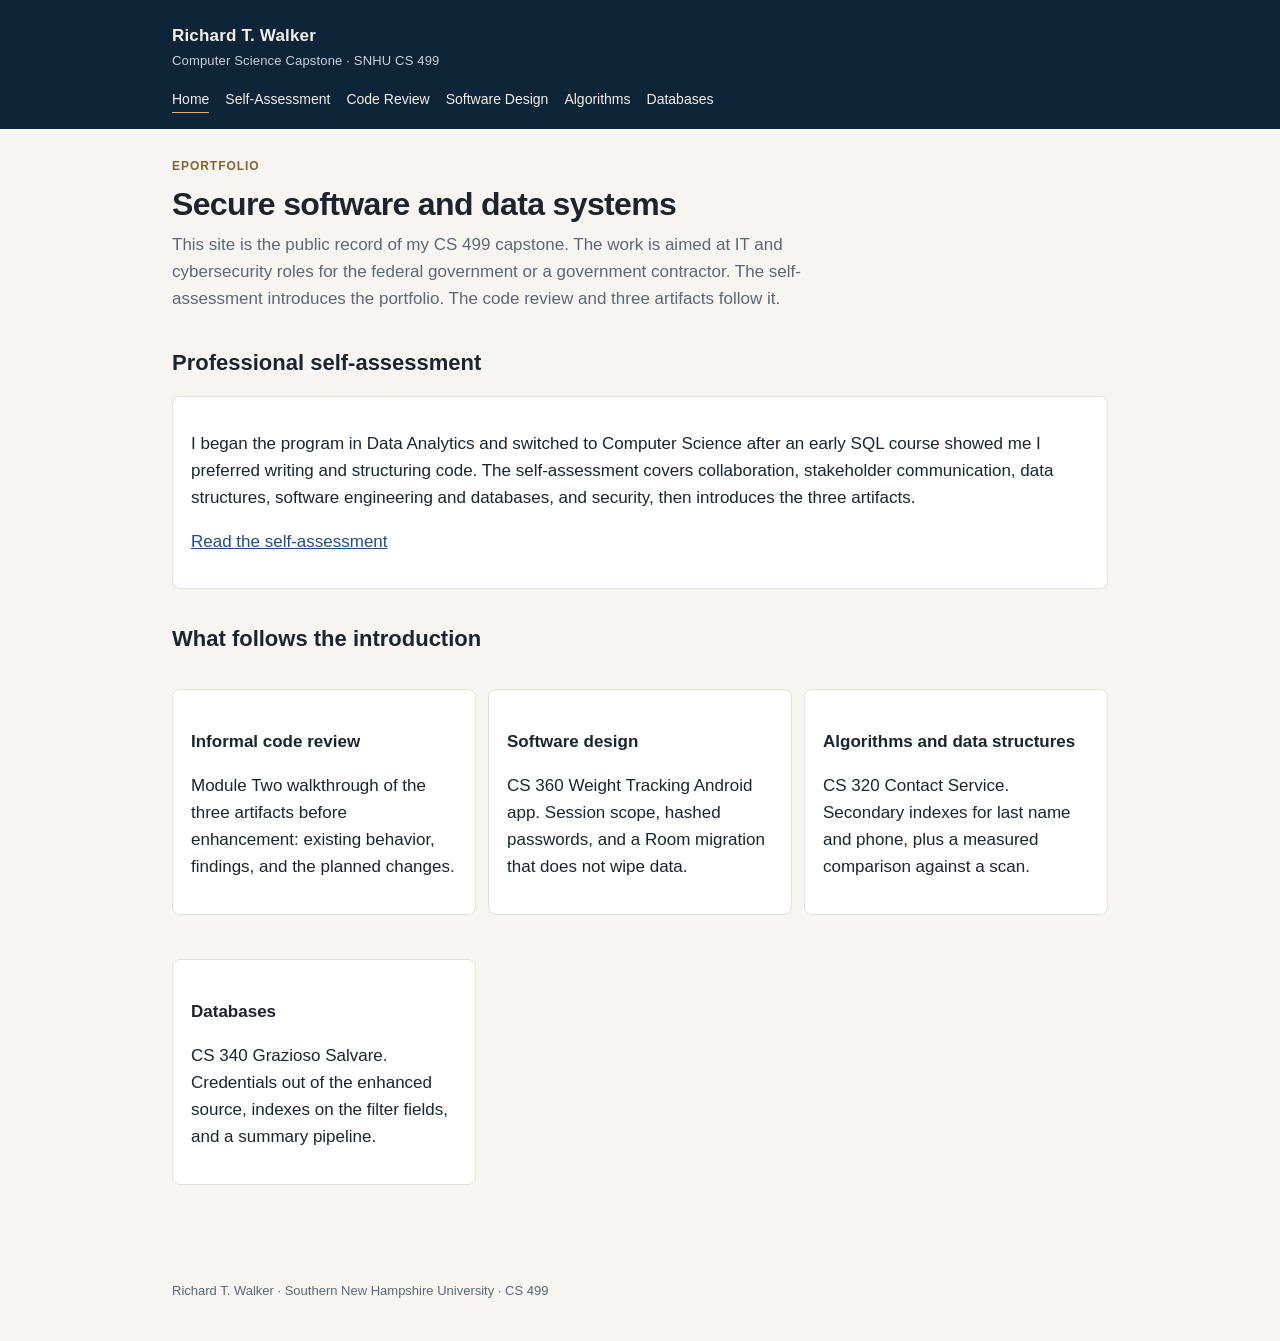
<file: index.html>
<!DOCTYPE html>
<html lang="en">
<head>
  <meta charset="utf-8">
  <meta name="viewport" content="width=device-width, initial-scale=1">
  <title>Richard T. Walker — CS 499 ePortfolio</title>
  <link rel="stylesheet" href="css/style.css">
</head>
<body>
  <a class="skip" href="#content">Skip to content</a>
  <header class="site">
    <div class="top">
      <div class="brand">Richard T. Walker<small>Computer Science Capstone · SNHU CS 499</small></div>
    </div>
    <nav>
      <a href="index.html" aria-current="page">Home</a>
      <a href="self-assessment.html">Self-Assessment</a>
      <a href="code-review.html">Code Review</a>
      <a href="software-design.html">Software Design</a>
      <a href="algorithms.html">Algorithms</a>
      <a href="databases.html">Databases</a>
    </nav>
  </header>
  <main id="content">
    <p class="kicker">ePortfolio</p>
    <h1>Secure software and data systems</h1>
    <p class="lede">This site is the public record of my CS 499 capstone. The work is aimed at IT and cybersecurity roles for the federal government or a government contractor. The self-assessment introduces the portfolio. The code review and three artifacts follow it.</p>

    <section>
      <h2>Professional self-assessment</h2>
      <div class="card">
        <p>I began the program in Data Analytics and switched to Computer Science after an early SQL course showed me I preferred writing and structuring code. The self-assessment covers collaboration, stakeholder communication, data structures, software engineering and databases, and security, then introduces the three artifacts.</p>
        <p><a href="self-assessment.html">Read the self-assessment</a></p>
      </div>
    </section>

    <section>
      <h2>What follows the introduction</h2>
      <div class="grid">
        <a class="card" href="code-review.html">
          <h3>Informal code review</h3>
          <p>Module Two walkthrough of the three artifacts before enhancement: existing behavior, findings, and the planned changes.</p>
        </a>
        <a class="card" href="software-design.html">
          <h3>Software design</h3>
          <p>CS 360 Weight Tracking Android app. Session scope, hashed passwords, and a Room migration that does not wipe data.</p>
        </a>
        <a class="card" href="algorithms.html">
          <h3>Algorithms and data structures</h3>
          <p>CS 320 Contact Service. Secondary indexes for last name and phone, plus a measured comparison against a scan.</p>
        </a>
        <a class="card" href="databases.html">
          <h3>Databases</h3>
          <p>CS 340 Grazioso Salvare. Credentials out of the enhanced source, indexes on the filter fields, and a summary pipeline.</p>
        </a>
      </div>
    </section>
  </main>
  <footer>Richard T. Walker · Southern New Hampshire University · CS 499</footer>
</body>
</html>
</file>
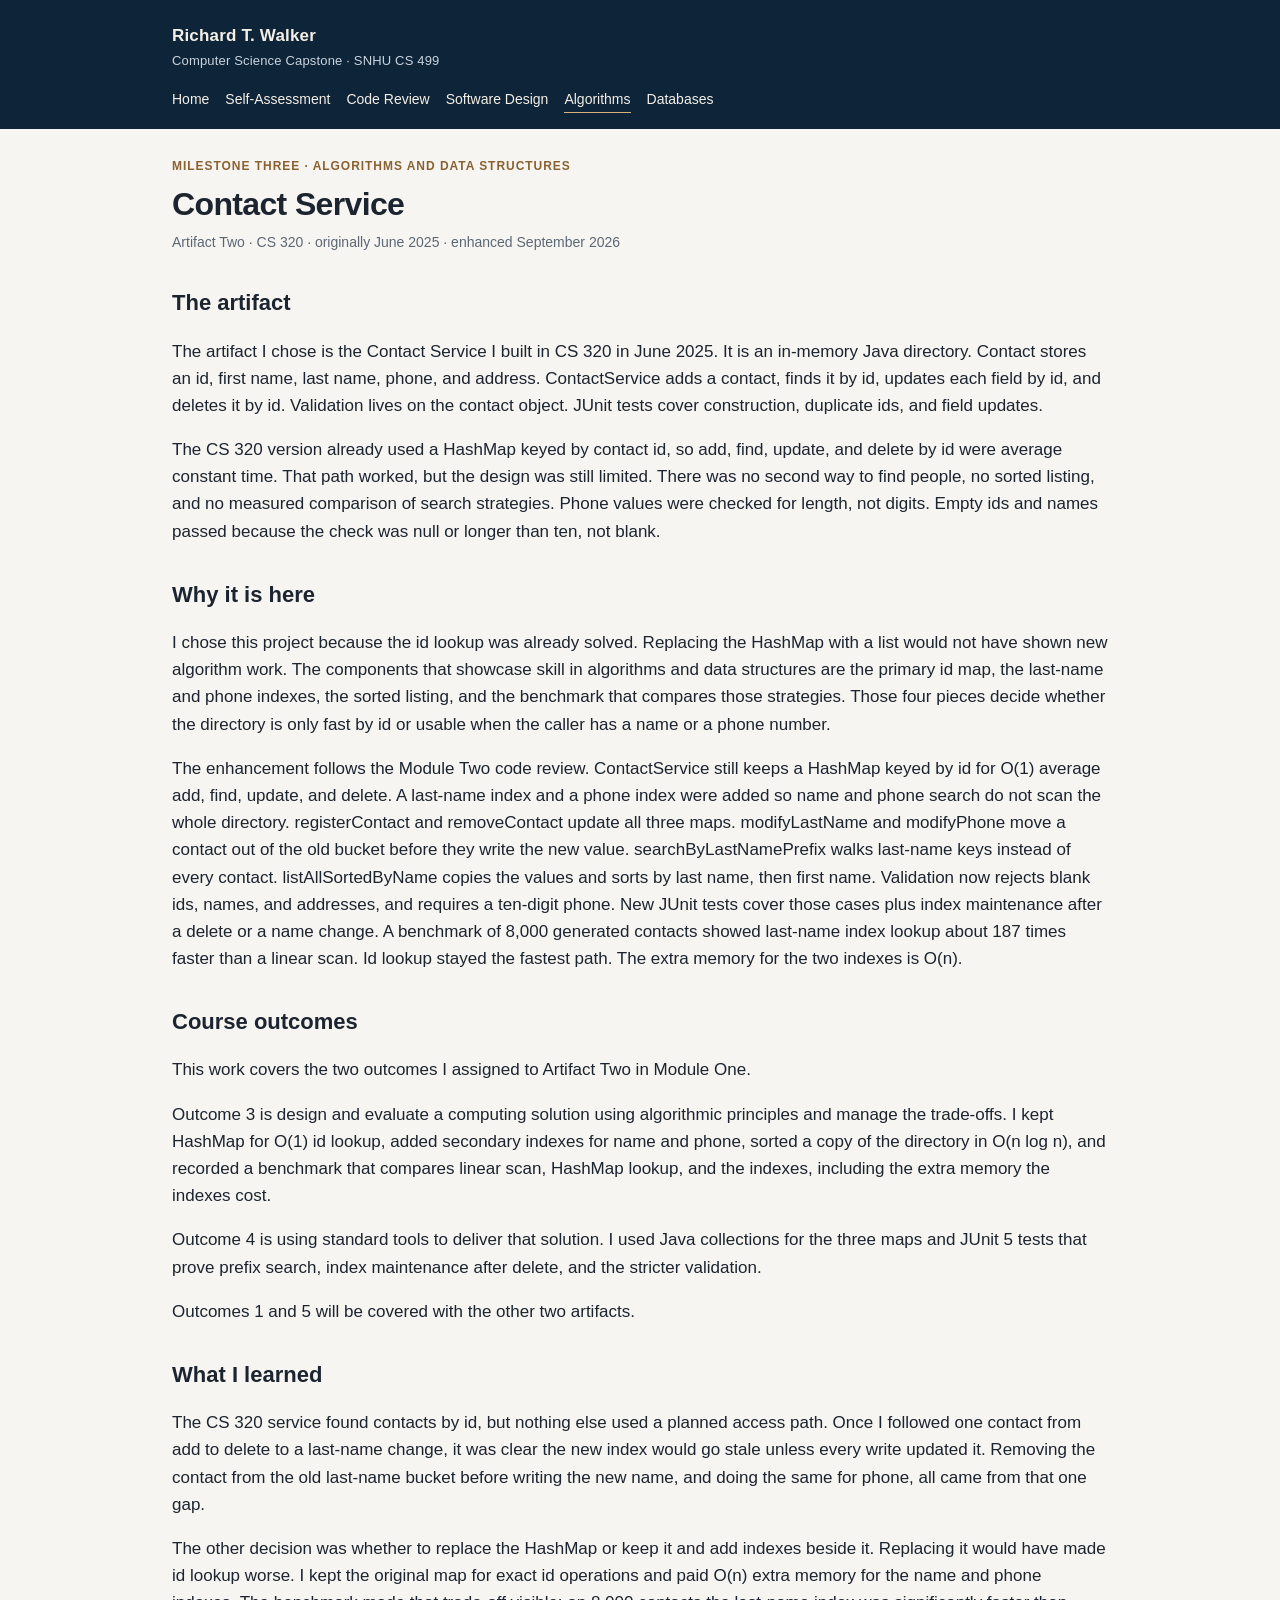
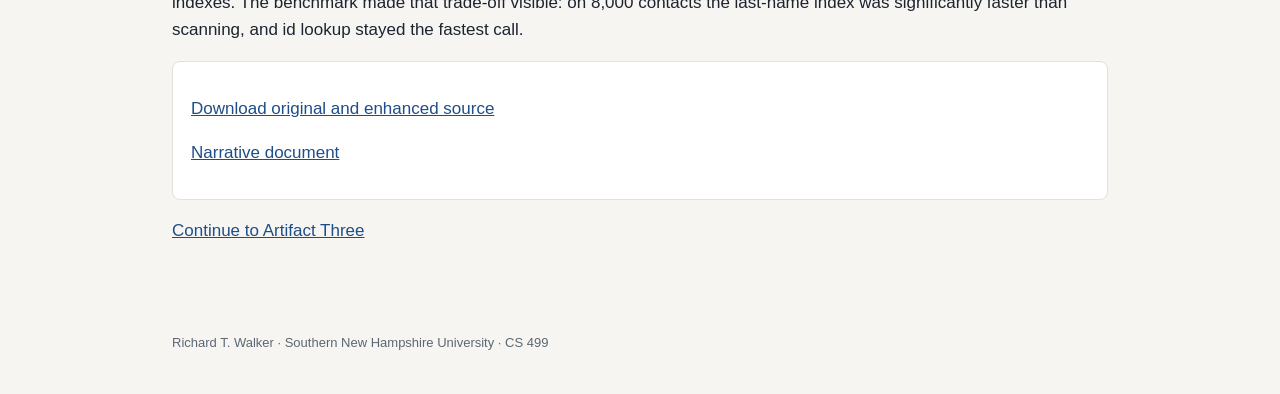
<file: algorithms.html>
<!DOCTYPE html>
<html lang="en">
<head>
  <meta charset="utf-8">
  <meta name="viewport" content="width=device-width, initial-scale=1">
  <title>Algorithms — Contact Service — Richard T. Walker</title>
  <link rel="stylesheet" href="css/style.css">
</head>
<body>
  <a class="skip" href="#content">Skip to content</a>
  <header class="site">
    <div class="top">
      <div class="brand">Richard T. Walker<small>Computer Science Capstone · SNHU CS 499</small></div>
    </div>
    <nav>
      <a href="index.html">Home</a>
      <a href="self-assessment.html">Self-Assessment</a>
      <a href="code-review.html">Code Review</a>
      <a href="software-design.html">Software Design</a>
      <a href="algorithms.html" aria-current="page">Algorithms</a>
      <a href="databases.html">Databases</a>
    </nav>
  </header>
  <main id="content">
    <p class="kicker">Milestone Three · Algorithms and data structures</p>
    <h1>Contact Service</h1>
    <p class="meta">Artifact Two · CS 320 · originally June 2025 · enhanced September 2026</p>

    <h2>The artifact</h2>
    <p>The artifact I chose is the Contact Service I built in CS 320 in June 2025. It is an in-memory Java directory. Contact stores an id, first name, last name, phone, and address. ContactService adds a contact, finds it by id, updates each field by id, and deletes it by id. Validation lives on the contact object. JUnit tests cover construction, duplicate ids, and field updates.</p>
    <p>The CS 320 version already used a HashMap keyed by contact id, so add, find, update, and delete by id were average constant time. That path worked, but the design was still limited. There was no second way to find people, no sorted listing, and no measured comparison of search strategies. Phone values were checked for length, not digits. Empty ids and names passed because the check was null or longer than ten, not blank.</p>

    <h2>Why it is here</h2>
    <p>I chose this project because the id lookup was already solved. Replacing the HashMap with a list would not have shown new algorithm work. The components that showcase skill in algorithms and data structures are the primary id map, the last-name and phone indexes, the sorted listing, and the benchmark that compares those strategies. Those four pieces decide whether the directory is only fast by id or usable when the caller has a name or a phone number.</p>
    <p>The enhancement follows the Module Two code review. ContactService still keeps a HashMap keyed by id for O(1) average add, find, update, and delete. A last-name index and a phone index were added so name and phone search do not scan the whole directory. registerContact and removeContact update all three maps. modifyLastName and modifyPhone move a contact out of the old bucket before they write the new value. searchByLastNamePrefix walks last-name keys instead of every contact. listAllSortedByName copies the values and sorts by last name, then first name. Validation now rejects blank ids, names, and addresses, and requires a ten-digit phone. New JUnit tests cover those cases plus index maintenance after a delete or a name change. A benchmark of 8,000 generated contacts showed last-name index lookup about 187 times faster than a linear scan. Id lookup stayed the fastest path. The extra memory for the two indexes is O(n).</p>

    <h2>Course outcomes</h2>
    <p>This work covers the two outcomes I assigned to Artifact Two in Module One.</p>
    <p>Outcome 3 is design and evaluate a computing solution using algorithmic principles and manage the trade-offs. I kept HashMap for O(1) id lookup, added secondary indexes for name and phone, sorted a copy of the directory in O(n log n), and recorded a benchmark that compares linear scan, HashMap lookup, and the indexes, including the extra memory the indexes cost.</p>
    <p>Outcome 4 is using standard tools to deliver that solution. I used Java collections for the three maps and JUnit 5 tests that prove prefix search, index maintenance after delete, and the stricter validation.</p>
    <p>Outcomes 1 and 5 will be covered with the other two artifacts.</p>

    <h2>What I learned</h2>
    <p>The CS 320 service found contacts by id, but nothing else used a planned access path. Once I followed one contact from add to delete to a last-name change, it was clear the new index would go stale unless every write updated it. Removing the contact from the old last-name bucket before writing the new name, and doing the same for phone, all came from that one gap.</p>
    <p>The other decision was whether to replace the HashMap or keep it and add indexes beside it. Replacing it would have made id lookup worse. I kept the original map for exact id operations and paid O(n) extra memory for the name and phone indexes. The benchmark made that trade-off visible: on 8,000 contacts the last-name index was significantly faster than scanning, and id lookup stayed the fastest call.</p>

    <div class="card">
      <p><a href="downloads/ContactService-original-and-enhanced.zip">Download original and enhanced source</a></p>
      <p><a href="downloads/Milestone-Three-Narrative.docx">Narrative document</a></p>
    </div>
    <p><a href="databases.html">Continue to Artifact Three</a></p>
  </main>
  <footer>Richard T. Walker · Southern New Hampshire University · CS 499</footer>
</body>
</html>
</file>
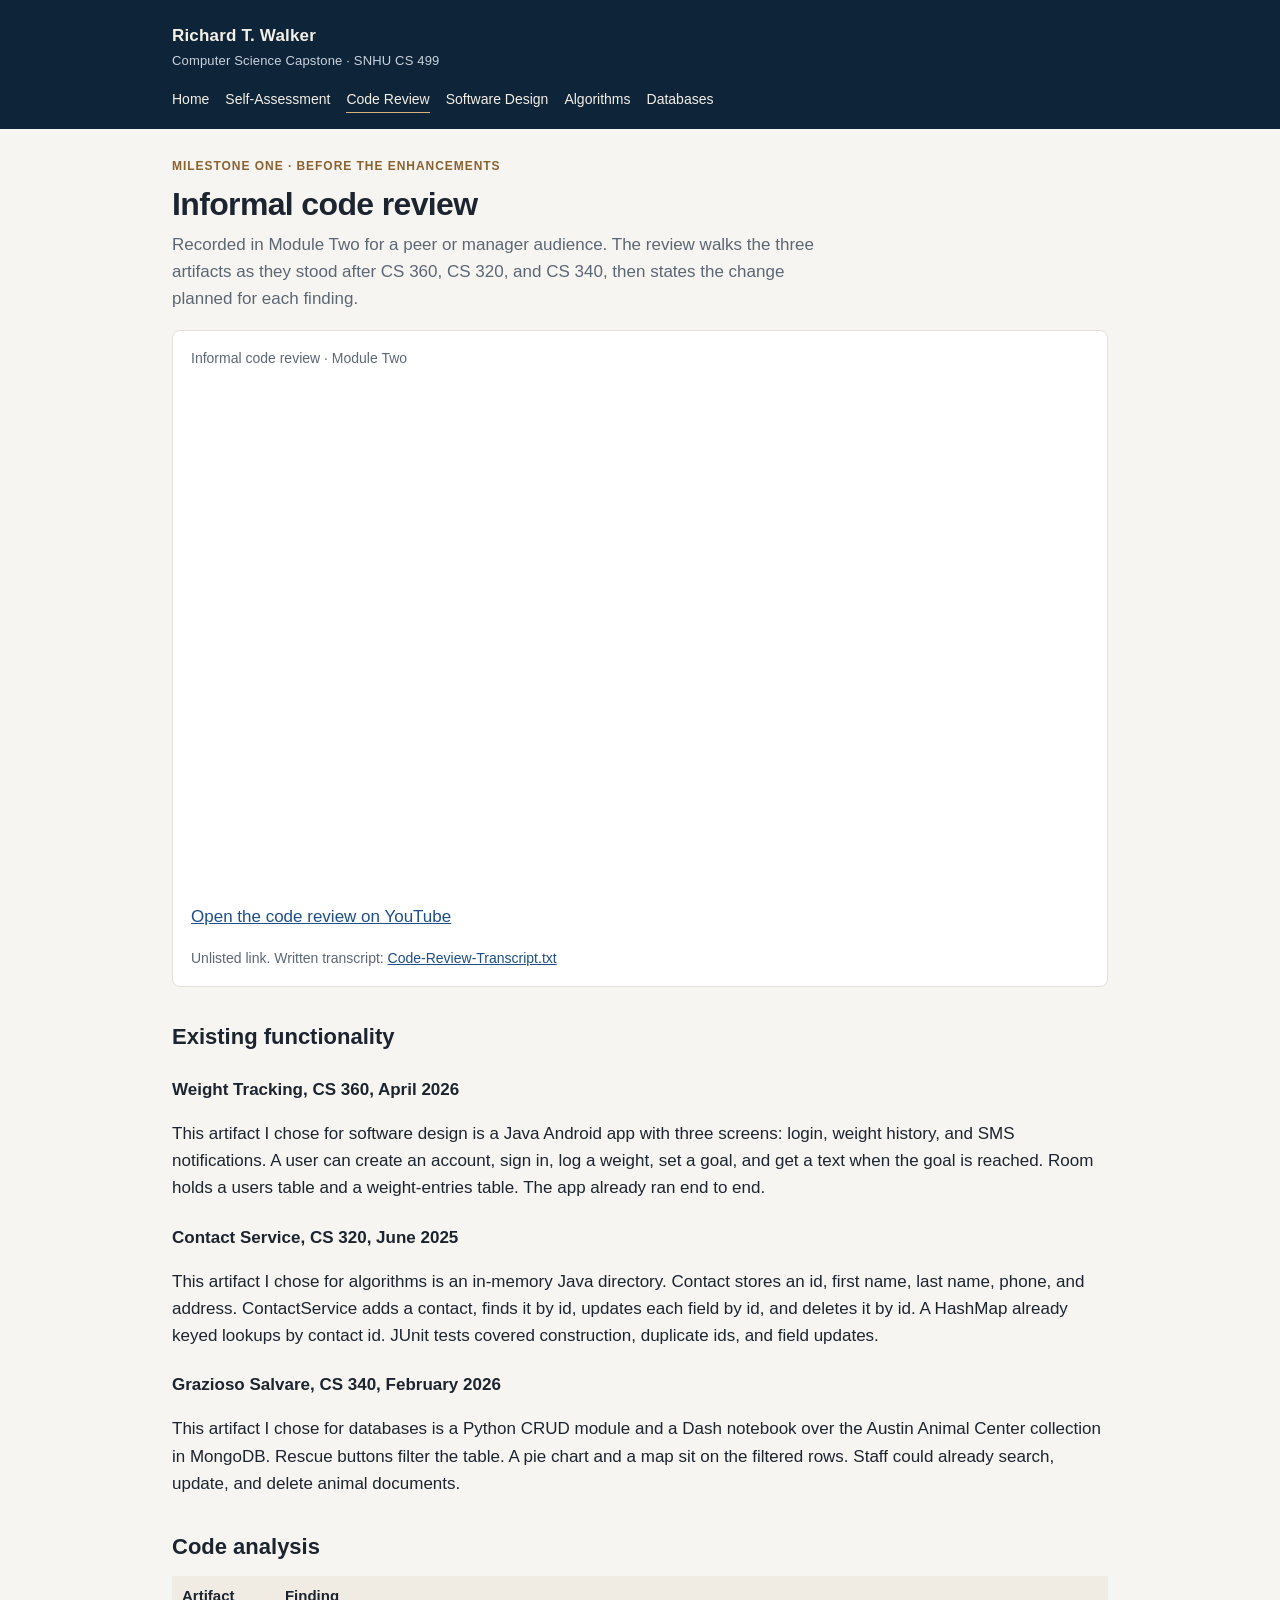
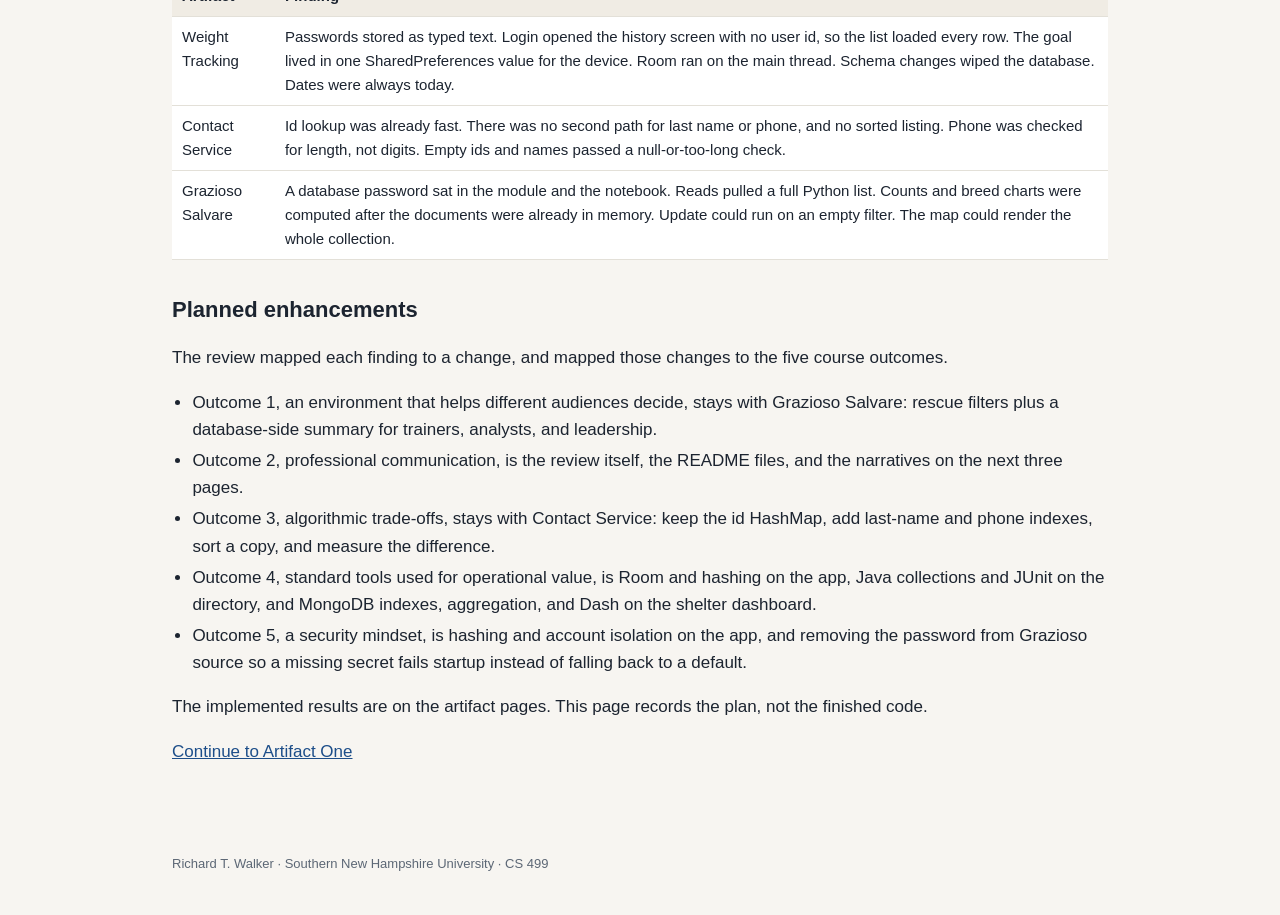
<file: code-review.html>
<!DOCTYPE html>
<html lang="en">
<head>
  <meta charset="utf-8">
  <meta name="viewport" content="width=device-width, initial-scale=1">
  <title>Informal Code Review — Richard T. Walker</title>
  <link rel="stylesheet" href="css/style.css">
</head>
<body>
  <a class="skip" href="#content">Skip to content</a>
  <header class="site">
    <div class="top">
      <div class="brand">Richard T. Walker<small>Computer Science Capstone · SNHU CS 499</small></div>
    </div>
    <nav>
      <a href="index.html">Home</a>
      <a href="self-assessment.html">Self-Assessment</a>
      <a href="code-review.html" aria-current="page">Code Review</a>
      <a href="software-design.html">Software Design</a>
      <a href="algorithms.html">Algorithms</a>
      <a href="databases.html">Databases</a>
    </nav>
  </header>
  <main id="content">
    <p class="kicker">Milestone One · before the enhancements</p>
    <h1>Informal code review</h1>
    <p class="lede">Recorded in Module Two for a peer or manager audience. The review walks the three artifacts as they stood after CS 360, CS 320, and CS 340, then states the change planned for each finding.</p>

    <div class="card" id="video">
      <p class="meta">Informal code review · Module Two</p>
      <div style="position:relative;padding-top:56.25%;margin:12px 0;">
        <iframe
          src="https://www.youtube.com/embed/TUdXa5GC_iw"
          title="CS 499 informal code review"
          style="position:absolute;top:0;left:0;width:100%;height:100%;border:0;"
          allow="accelerometer; autoplay; clipboard-write; encrypted-media; gyroscope; picture-in-picture; web-share"
          allowfullscreen></iframe>
      </div>
      <p><a href="https://youtu.be/TUdXa5GC_iw">Open the code review on YouTube</a></p>
      <p class="meta">Unlisted link. Written transcript: <a href="downloads/Code-Review-Transcript.txt">Code-Review-Transcript.txt</a></p>
    </div>

    <h2>Existing functionality</h2>
    <h3>Weight Tracking, CS 360, April 2026</h3>
    <p>This artifact I chose for software design is a Java Android app with three screens: login, weight history, and SMS notifications. A user can create an account, sign in, log a weight, set a goal, and get a text when the goal is reached. Room holds a users table and a weight-entries table. The app already ran end to end.</p>
    <h3>Contact Service, CS 320, June 2025</h3>
    <p>This artifact I chose for algorithms is an in-memory Java directory. Contact stores an id, first name, last name, phone, and address. ContactService adds a contact, finds it by id, updates each field by id, and deletes it by id. A HashMap already keyed lookups by contact id. JUnit tests covered construction, duplicate ids, and field updates.</p>
    <h3>Grazioso Salvare, CS 340, February 2026</h3>
    <p>This artifact I chose for databases is a Python CRUD module and a Dash notebook over the Austin Animal Center collection in MongoDB. Rescue buttons filter the table. A pie chart and a map sit on the filtered rows. Staff could already search, update, and delete animal documents.</p>

    <h2>Code analysis</h2>
    <table>
      <thead>
        <tr><th>Artifact</th><th>Finding</th></tr>
      </thead>
      <tbody>
        <tr><td>Weight Tracking</td><td>Passwords stored as typed text. Login opened the history screen with no user id, so the list loaded every row. The goal lived in one SharedPreferences value for the device. Room ran on the main thread. Schema changes wiped the database. Dates were always today.</td></tr>
        <tr><td>Contact Service</td><td>Id lookup was already fast. There was no second path for last name or phone, and no sorted listing. Phone was checked for length, not digits. Empty ids and names passed a null-or-too-long check.</td></tr>
        <tr><td>Grazioso Salvare</td><td>A database password sat in the module and the notebook. Reads pulled a full Python list. Counts and breed charts were computed after the documents were already in memory. Update could run on an empty filter. The map could render the whole collection.</td></tr>
      </tbody>
    </table>

    <h2>Planned enhancements</h2>
    <p>The review mapped each finding to a change, and mapped those changes to the five course outcomes.</p>
    <ul>
      <li>Outcome 1, an environment that helps different audiences decide, stays with Grazioso Salvare: rescue filters plus a database-side summary for trainers, analysts, and leadership.</li>
      <li>Outcome 2, professional communication, is the review itself, the README files, and the narratives on the next three pages.</li>
      <li>Outcome 3, algorithmic trade-offs, stays with Contact Service: keep the id HashMap, add last-name and phone indexes, sort a copy, and measure the difference.</li>
      <li>Outcome 4, standard tools used for operational value, is Room and hashing on the app, Java collections and JUnit on the directory, and MongoDB indexes, aggregation, and Dash on the shelter dashboard.</li>
      <li>Outcome 5, a security mindset, is hashing and account isolation on the app, and removing the password from Grazioso source so a missing secret fails startup instead of falling back to a default.</li>
    </ul>
    <p>The implemented results are on the artifact pages. This page records the plan, not the finished code.</p>
    <p><a href="software-design.html">Continue to Artifact One</a></p>
  </main>
  <footer>Richard T. Walker · Southern New Hampshire University · CS 499</footer>
</body>
</html>
</file>
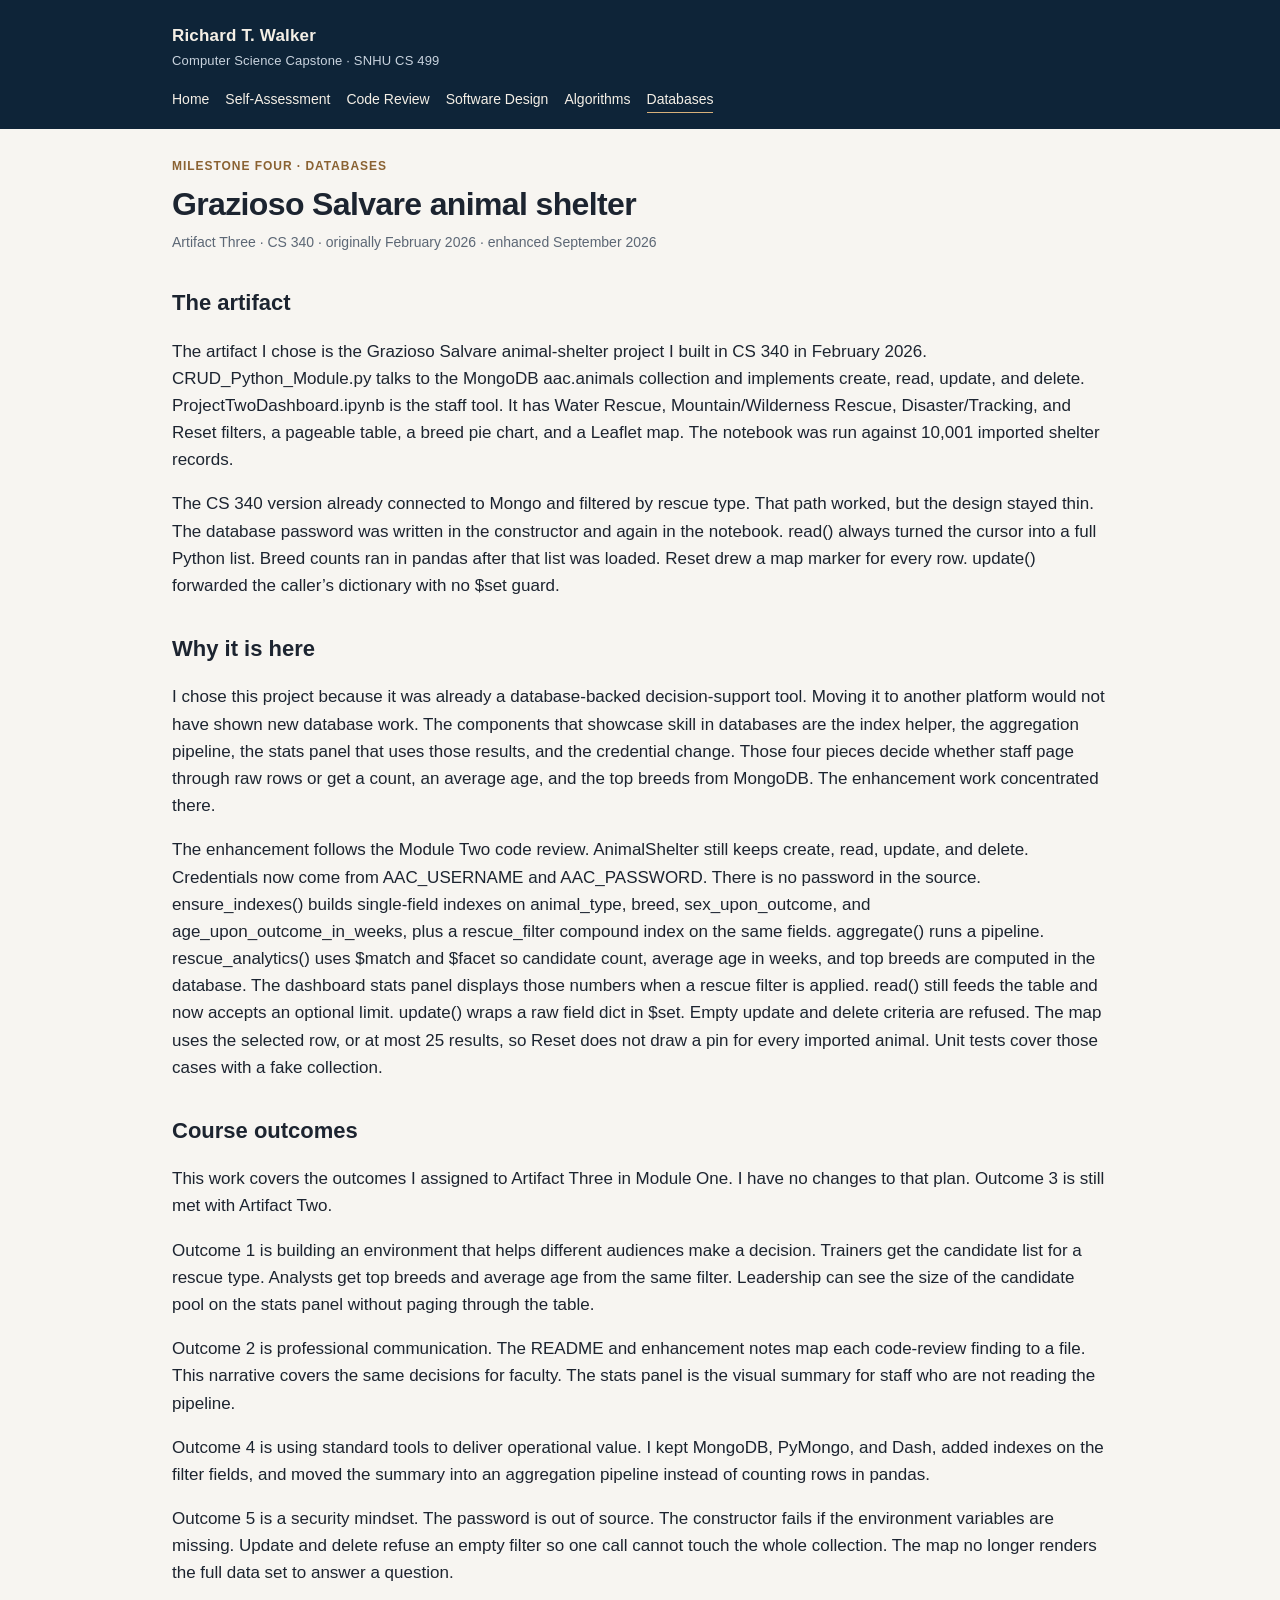
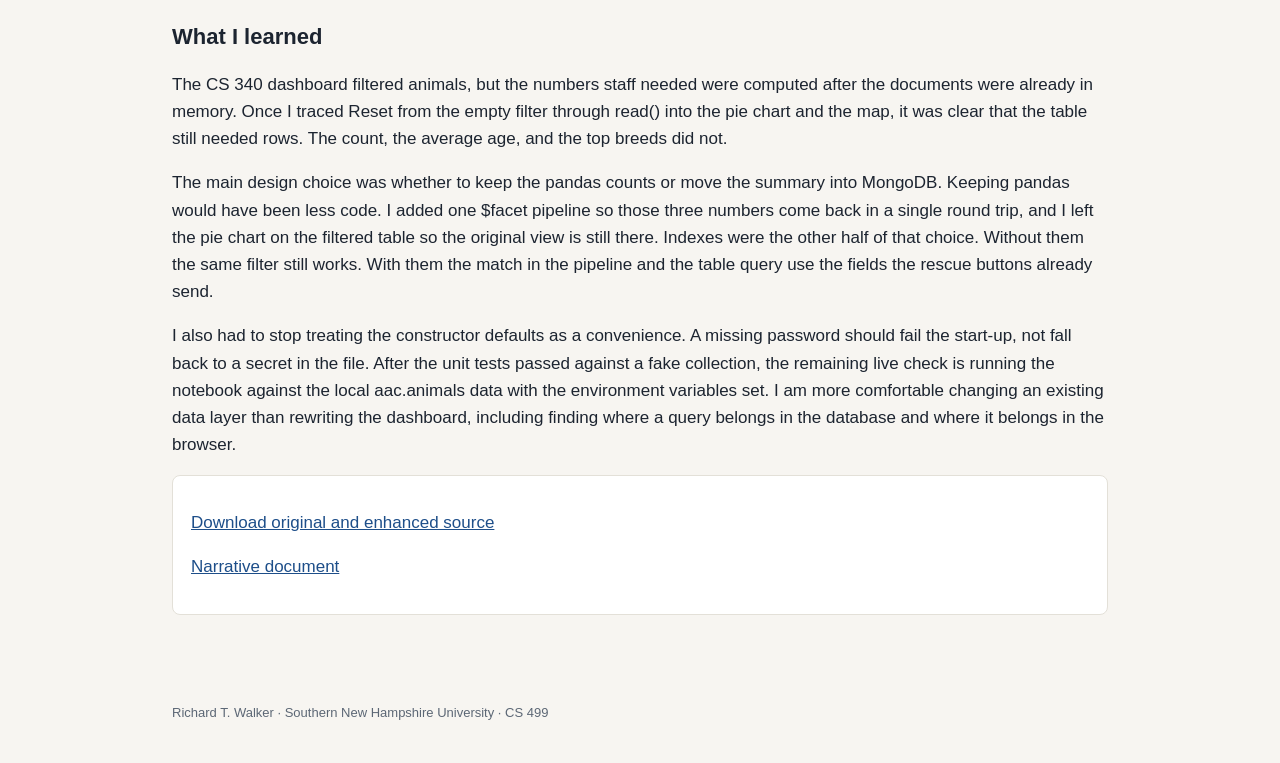
<file: databases.html>
<!DOCTYPE html>
<html lang="en">
<head>
  <meta charset="utf-8">
  <meta name="viewport" content="width=device-width, initial-scale=1">
  <title>Databases — Grazioso Salvare — Richard T. Walker</title>
  <link rel="stylesheet" href="css/style.css">
</head>
<body>
  <a class="skip" href="#content">Skip to content</a>
  <header class="site">
    <div class="top">
      <div class="brand">Richard T. Walker<small>Computer Science Capstone · SNHU CS 499</small></div>
    </div>
    <nav>
      <a href="index.html">Home</a>
      <a href="self-assessment.html">Self-Assessment</a>
      <a href="code-review.html">Code Review</a>
      <a href="software-design.html">Software Design</a>
      <a href="algorithms.html">Algorithms</a>
      <a href="databases.html" aria-current="page">Databases</a>
    </nav>
  </header>
  <main id="content">
    <p class="kicker">Milestone Four · Databases</p>
    <h1>Grazioso Salvare animal shelter</h1>
    <p class="meta">Artifact Three · CS 340 · originally February 2026 · enhanced September 2026</p>

    <h2>The artifact</h2>
    <p>The artifact I chose is the Grazioso Salvare animal-shelter project I built in CS 340 in February 2026. CRUD_Python_Module.py talks to the MongoDB aac.animals collection and implements create, read, update, and delete. ProjectTwoDashboard.ipynb is the staff tool. It has Water Rescue, Mountain/Wilderness Rescue, Disaster/Tracking, and Reset filters, a pageable table, a breed pie chart, and a Leaflet map. The notebook was run against 10,001 imported shelter records.</p>
    <p>The CS 340 version already connected to Mongo and filtered by rescue type. That path worked, but the design stayed thin. The database password was written in the constructor and again in the notebook. read() always turned the cursor into a full Python list. Breed counts ran in pandas after that list was loaded. Reset drew a map marker for every row. update() forwarded the caller’s dictionary with no $set guard.</p>

    <h2>Why it is here</h2>
    <p>I chose this project because it was already a database-backed decision-support tool. Moving it to another platform would not have shown new database work. The components that showcase skill in databases are the index helper, the aggregation pipeline, the stats panel that uses those results, and the credential change. Those four pieces decide whether staff page through raw rows or get a count, an average age, and the top breeds from MongoDB. The enhancement work concentrated there.</p>
    <p>The enhancement follows the Module Two code review. AnimalShelter still keeps create, read, update, and delete. Credentials now come from AAC_USERNAME and AAC_PASSWORD. There is no password in the source. ensure_indexes() builds single-field indexes on animal_type, breed, sex_upon_outcome, and age_upon_outcome_in_weeks, plus a rescue_filter compound index on the same fields. aggregate() runs a pipeline. rescue_analytics() uses $match and $facet so candidate count, average age in weeks, and top breeds are computed in the database. The dashboard stats panel displays those numbers when a rescue filter is applied. read() still feeds the table and now accepts an optional limit. update() wraps a raw field dict in $set. Empty update and delete criteria are refused. The map uses the selected row, or at most 25 results, so Reset does not draw a pin for every imported animal. Unit tests cover those cases with a fake collection.</p>

    <h2>Course outcomes</h2>
    <p>This work covers the outcomes I assigned to Artifact Three in Module One. I have no changes to that plan. Outcome 3 is still met with Artifact Two.</p>
    <p>Outcome 1 is building an environment that helps different audiences make a decision. Trainers get the candidate list for a rescue type. Analysts get top breeds and average age from the same filter. Leadership can see the size of the candidate pool on the stats panel without paging through the table.</p>
    <p>Outcome 2 is professional communication. The README and enhancement notes map each code-review finding to a file. This narrative covers the same decisions for faculty. The stats panel is the visual summary for staff who are not reading the pipeline.</p>
    <p>Outcome 4 is using standard tools to deliver operational value. I kept MongoDB, PyMongo, and Dash, added indexes on the filter fields, and moved the summary into an aggregation pipeline instead of counting rows in pandas.</p>
    <p>Outcome 5 is a security mindset. The password is out of source. The constructor fails if the environment variables are missing. Update and delete refuse an empty filter so one call cannot touch the whole collection. The map no longer renders the full data set to answer a question.</p>

    <h2>What I learned</h2>
    <p>The CS 340 dashboard filtered animals, but the numbers staff needed were computed after the documents were already in memory. Once I traced Reset from the empty filter through read() into the pie chart and the map, it was clear that the table still needed rows. The count, the average age, and the top breeds did not.</p>
    <p>The main design choice was whether to keep the pandas counts or move the summary into MongoDB. Keeping pandas would have been less code. I added one $facet pipeline so those three numbers come back in a single round trip, and I left the pie chart on the filtered table so the original view is still there. Indexes were the other half of that choice. Without them the same filter still works. With them the match in the pipeline and the table query use the fields the rescue buttons already send.</p>
    <p>I also had to stop treating the constructor defaults as a convenience. A missing password should fail the start-up, not fall back to a secret in the file. After the unit tests passed against a fake collection, the remaining live check is running the notebook against the local aac.animals data with the environment variables set. I am more comfortable changing an existing data layer than rewriting the dashboard, including finding where a query belongs in the database and where it belongs in the browser.</p>

    <div class="card">
      <p><a href="downloads/GraziosoSalvare-original-and-enhanced.zip">Download original and enhanced source</a></p>
      <p><a href="downloads/Milestone-Four-Narrative.docx">Narrative document</a></p>
    </div>
  </main>
  <footer>Richard T. Walker · Southern New Hampshire University · CS 499</footer>
</body>
</html>
</file>
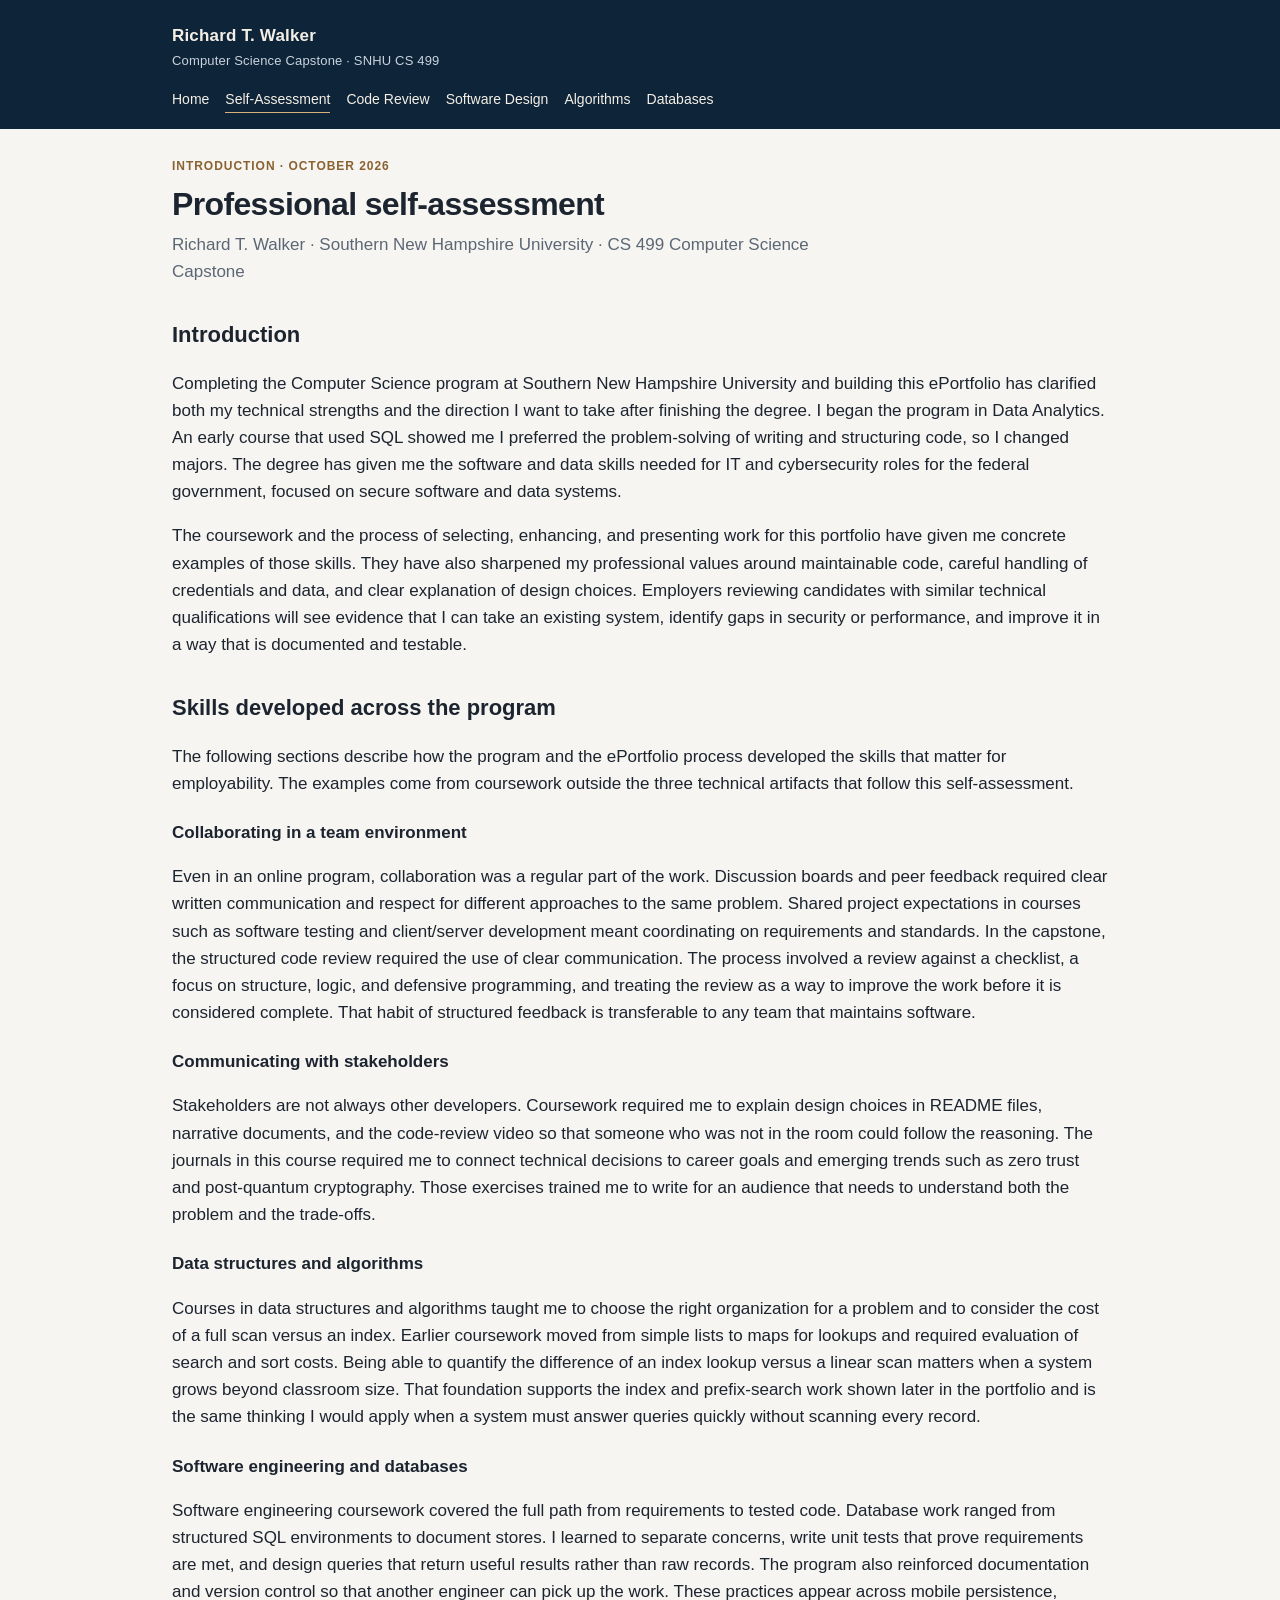
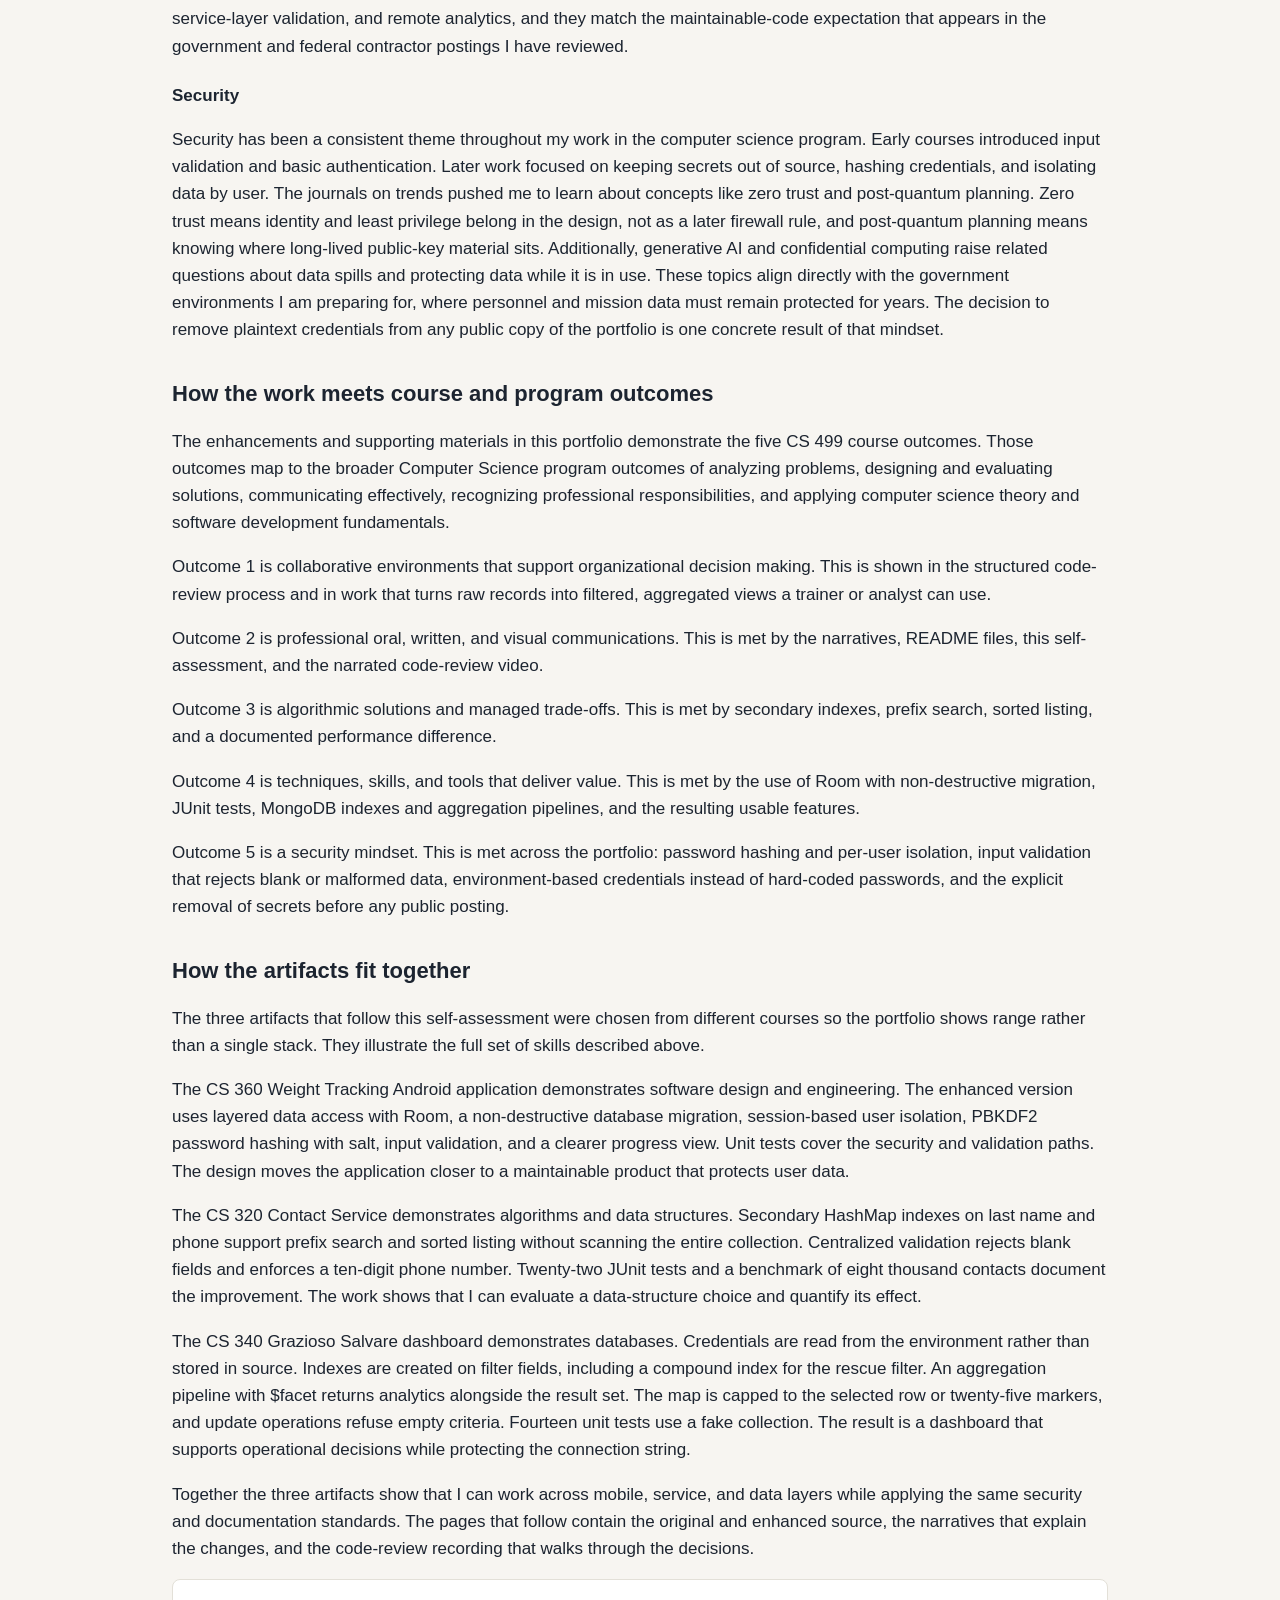
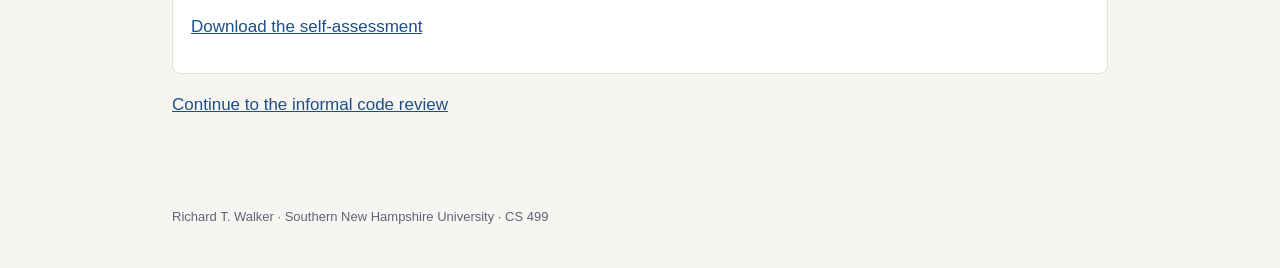
<file: self-assessment.html>
<!DOCTYPE html>
<html lang="en">
<head>
  <meta charset="utf-8">
  <meta name="viewport" content="width=device-width, initial-scale=1">
  <title>Professional Self-Assessment — Richard T. Walker</title>
  <link rel="stylesheet" href="css/style.css">
</head>
<body>
  <a class="skip" href="#content">Skip to content</a>
  <header class="site">
    <div class="top">
      <div class="brand">Richard T. Walker<small>Computer Science Capstone · SNHU CS 499</small></div>
    </div>
    <nav>
      <a href="index.html">Home</a>
      <a href="self-assessment.html" aria-current="page">Self-Assessment</a>
      <a href="code-review.html">Code Review</a>
      <a href="software-design.html">Software Design</a>
      <a href="algorithms.html">Algorithms</a>
      <a href="databases.html">Databases</a>
    </nav>
  </header>
  <main id="content">
    <p class="kicker">Introduction · October 2026</p>
    <h1>Professional self-assessment</h1>
    <p class="lede">Richard T. Walker · Southern New Hampshire University · CS 499 Computer Science Capstone</p>

    <h2>Introduction</h2>
    <p>Completing the Computer Science program at Southern New Hampshire University and building this ePortfolio has clarified both my technical strengths and the direction I want to take after finishing the degree. I began the program in Data Analytics. An early course that used SQL showed me I preferred the problem-solving of writing and structuring code, so I changed majors. The degree has given me the software and data skills needed for IT and cybersecurity roles for the federal government, focused on secure software and data systems.</p>
    <p>The coursework and the process of selecting, enhancing, and presenting work for this portfolio have given me concrete examples of those skills. They have also sharpened my professional values around maintainable code, careful handling of credentials and data, and clear explanation of design choices. Employers reviewing candidates with similar technical qualifications will see evidence that I can take an existing system, identify gaps in security or performance, and improve it in a way that is documented and testable.</p>

    <h2>Skills developed across the program</h2>
    <p>The following sections describe how the program and the ePortfolio process developed the skills that matter for employability. The examples come from coursework outside the three technical artifacts that follow this self-assessment.</p>

    <h3>Collaborating in a team environment</h3>
    <p>Even in an online program, collaboration was a regular part of the work. Discussion boards and peer feedback required clear written communication and respect for different approaches to the same problem. Shared project expectations in courses such as software testing and client/server development meant coordinating on requirements and standards. In the capstone, the structured code review required the use of clear communication. The process involved a review against a checklist, a focus on structure, logic, and defensive programming, and treating the review as a way to improve the work before it is considered complete. That habit of structured feedback is transferable to any team that maintains software.</p>

    <h3>Communicating with stakeholders</h3>
    <p>Stakeholders are not always other developers. Coursework required me to explain design choices in README files, narrative documents, and the code-review video so that someone who was not in the room could follow the reasoning. The journals in this course required me to connect technical decisions to career goals and emerging trends such as zero trust and post-quantum cryptography. Those exercises trained me to write for an audience that needs to understand both the problem and the trade-offs.</p>

    <h3>Data structures and algorithms</h3>
    <p>Courses in data structures and algorithms taught me to choose the right organization for a problem and to consider the cost of a full scan versus an index. Earlier coursework moved from simple lists to maps for lookups and required evaluation of search and sort costs. Being able to quantify the difference of an index lookup versus a linear scan matters when a system grows beyond classroom size. That foundation supports the index and prefix-search work shown later in the portfolio and is the same thinking I would apply when a system must answer queries quickly without scanning every record.</p>

    <h3>Software engineering and databases</h3>
    <p>Software engineering coursework covered the full path from requirements to tested code. Database work ranged from structured SQL environments to document stores. I learned to separate concerns, write unit tests that prove requirements are met, and design queries that return useful results rather than raw records. The program also reinforced documentation and version control so that another engineer can pick up the work. These practices appear across mobile persistence, service-layer validation, and remote analytics, and they match the maintainable-code expectation that appears in the government and federal contractor postings I have reviewed.</p>

    <h3>Security</h3>
    <p>Security has been a consistent theme throughout my work in the computer science program. Early courses introduced input validation and basic authentication. Later work focused on keeping secrets out of source, hashing credentials, and isolating data by user. The journals on trends pushed me to learn about concepts like zero trust and post-quantum planning. Zero trust means identity and least privilege belong in the design, not as a later firewall rule, and post-quantum planning means knowing where long-lived public-key material sits. Additionally, generative AI and confidential computing raise related questions about data spills and protecting data while it is in use. These topics align directly with the government environments I am preparing for, where personnel and mission data must remain protected for years. The decision to remove plaintext credentials from any public copy of the portfolio is one concrete result of that mindset.</p>

    <h2>How the work meets course and program outcomes</h2>
    <p>The enhancements and supporting materials in this portfolio demonstrate the five CS 499 course outcomes. Those outcomes map to the broader Computer Science program outcomes of analyzing problems, designing and evaluating solutions, communicating effectively, recognizing professional responsibilities, and applying computer science theory and software development fundamentals.</p>
    <p>Outcome 1 is collaborative environments that support organizational decision making. This is shown in the structured code-review process and in work that turns raw records into filtered, aggregated views a trainer or analyst can use.</p>
    <p>Outcome 2 is professional oral, written, and visual communications. This is met by the narratives, README files, this self-assessment, and the narrated code-review video.</p>
    <p>Outcome 3 is algorithmic solutions and managed trade-offs. This is met by secondary indexes, prefix search, sorted listing, and a documented performance difference.</p>
    <p>Outcome 4 is techniques, skills, and tools that deliver value. This is met by the use of Room with non-destructive migration, JUnit tests, MongoDB indexes and aggregation pipelines, and the resulting usable features.</p>
    <p>Outcome 5 is a security mindset. This is met across the portfolio: password hashing and per-user isolation, input validation that rejects blank or malformed data, environment-based credentials instead of hard-coded passwords, and the explicit removal of secrets before any public posting.</p>

    <h2>How the artifacts fit together</h2>
    <p>The three artifacts that follow this self-assessment were chosen from different courses so the portfolio shows range rather than a single stack. They illustrate the full set of skills described above.</p>
    <p>The CS 360 Weight Tracking Android application demonstrates software design and engineering. The enhanced version uses layered data access with Room, a non-destructive database migration, session-based user isolation, PBKDF2 password hashing with salt, input validation, and a clearer progress view. Unit tests cover the security and validation paths. The design moves the application closer to a maintainable product that protects user data.</p>
    <p>The CS 320 Contact Service demonstrates algorithms and data structures. Secondary HashMap indexes on last name and phone support prefix search and sorted listing without scanning the entire collection. Centralized validation rejects blank fields and enforces a ten-digit phone number. Twenty-two JUnit tests and a benchmark of eight thousand contacts document the improvement. The work shows that I can evaluate a data-structure choice and quantify its effect.</p>
    <p>The CS 340 Grazioso Salvare dashboard demonstrates databases. Credentials are read from the environment rather than stored in source. Indexes are created on filter fields, including a compound index for the rescue filter. An aggregation pipeline with $facet returns analytics alongside the result set. The map is capped to the selected row or twenty-five markers, and update operations refuse empty criteria. Fourteen unit tests use a fake collection. The result is a dashboard that supports operational decisions while protecting the connection string.</p>
    <p>Together the three artifacts show that I can work across mobile, service, and data layers while applying the same security and documentation standards. The pages that follow contain the original and enhanced source, the narratives that explain the changes, and the code-review recording that walks through the decisions.</p>

    <div class="card">
      <p><a href="downloads/Self-Assessment.docx">Download the self-assessment</a></p>
    </div>
    <p><a href="code-review.html">Continue to the informal code review</a></p>
  </main>
  <footer>Richard T. Walker · Southern New Hampshire University · CS 499</footer>
</body>
</html>
</file>
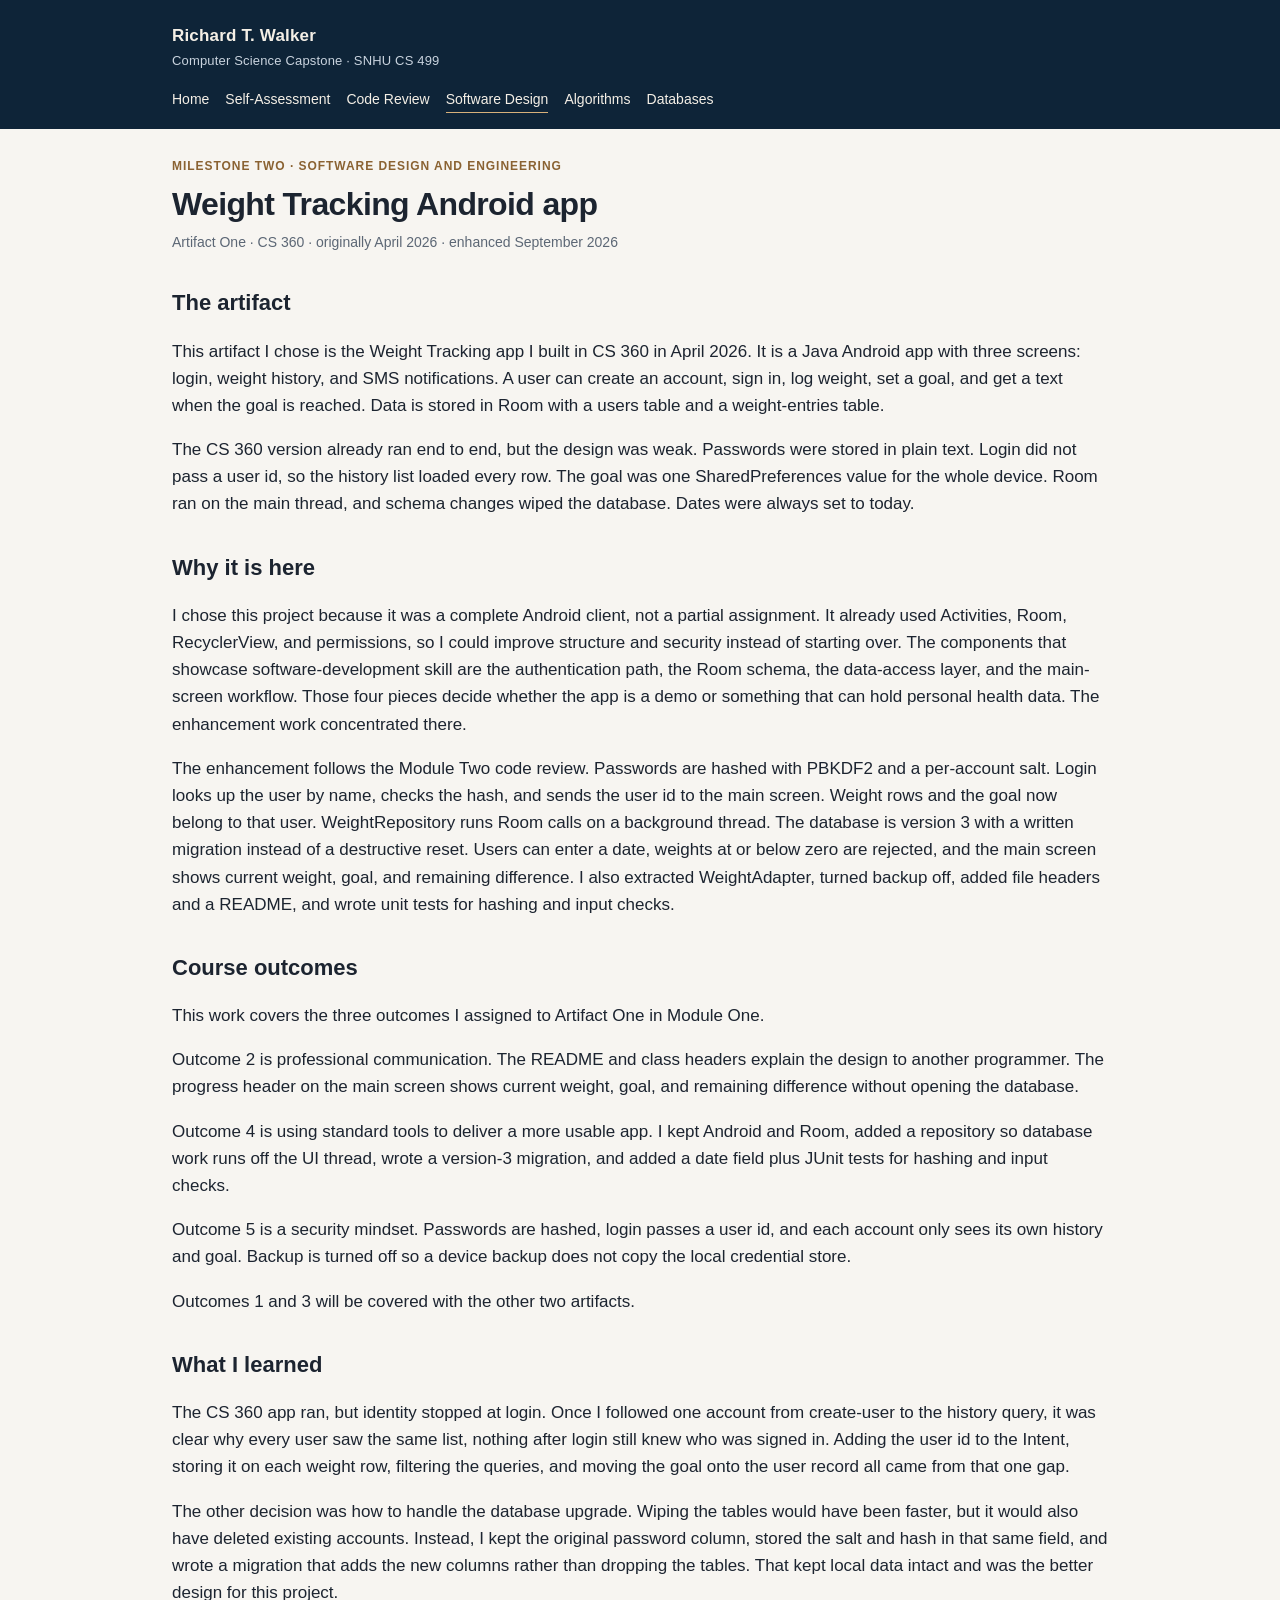
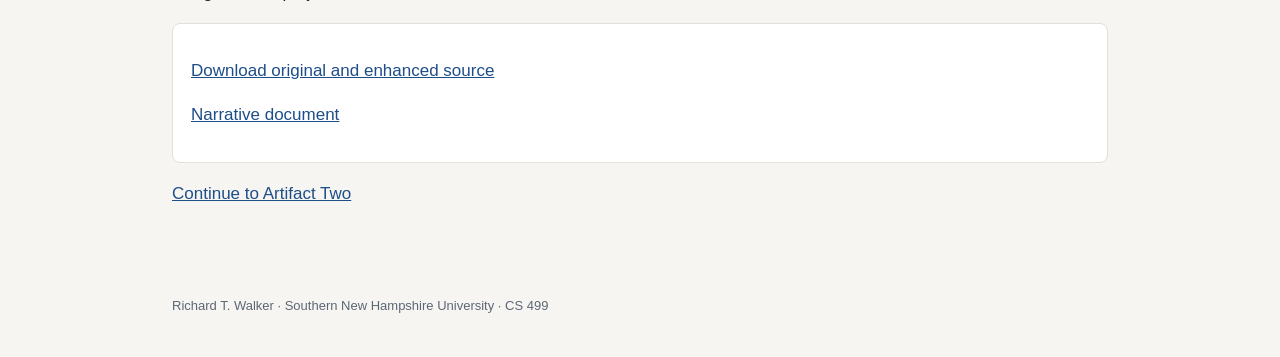
<file: software-design.html>
<!DOCTYPE html>
<html lang="en">
<head>
  <meta charset="utf-8">
  <meta name="viewport" content="width=device-width, initial-scale=1">
  <title>Software Design — Weight Tracking — Richard T. Walker</title>
  <link rel="stylesheet" href="css/style.css">
</head>
<body>
  <a class="skip" href="#content">Skip to content</a>
  <header class="site">
    <div class="top">
      <div class="brand">Richard T. Walker<small>Computer Science Capstone · SNHU CS 499</small></div>
    </div>
    <nav>
      <a href="index.html">Home</a>
      <a href="self-assessment.html">Self-Assessment</a>
      <a href="code-review.html">Code Review</a>
      <a href="software-design.html" aria-current="page">Software Design</a>
      <a href="algorithms.html">Algorithms</a>
      <a href="databases.html">Databases</a>
    </nav>
  </header>
  <main id="content">
    <p class="kicker">Milestone Two · Software design and engineering</p>
    <h1>Weight Tracking Android app</h1>
    <p class="meta">Artifact One · CS 360 · originally April 2026 · enhanced September 2026</p>

    <h2>The artifact</h2>
    <p>This artifact I chose is the Weight Tracking app I built in CS 360 in April 2026. It is a Java Android app with three screens: login, weight history, and SMS notifications. A user can create an account, sign in, log weight, set a goal, and get a text when the goal is reached. Data is stored in Room with a users table and a weight-entries table.</p>
    <p>The CS 360 version already ran end to end, but the design was weak. Passwords were stored in plain text. Login did not pass a user id, so the history list loaded every row. The goal was one SharedPreferences value for the whole device. Room ran on the main thread, and schema changes wiped the database. Dates were always set to today.</p>

    <h2>Why it is here</h2>
    <p>I chose this project because it was a complete Android client, not a partial assignment. It already used Activities, Room, RecyclerView, and permissions, so I could improve structure and security instead of starting over. The components that showcase software-development skill are the authentication path, the Room schema, the data-access layer, and the main-screen workflow. Those four pieces decide whether the app is a demo or something that can hold personal health data. The enhancement work concentrated there.</p>
    <p>The enhancement follows the Module Two code review. Passwords are hashed with PBKDF2 and a per-account salt. Login looks up the user by name, checks the hash, and sends the user id to the main screen. Weight rows and the goal now belong to that user. WeightRepository runs Room calls on a background thread. The database is version 3 with a written migration instead of a destructive reset. Users can enter a date, weights at or below zero are rejected, and the main screen shows current weight, goal, and remaining difference. I also extracted WeightAdapter, turned backup off, added file headers and a README, and wrote unit tests for hashing and input checks.</p>

    <h2>Course outcomes</h2>
    <p>This work covers the three outcomes I assigned to Artifact One in Module One.</p>
    <p>Outcome 2 is professional communication. The README and class headers explain the design to another programmer. The progress header on the main screen shows current weight, goal, and remaining difference without opening the database.</p>
    <p>Outcome 4 is using standard tools to deliver a more usable app. I kept Android and Room, added a repository so database work runs off the UI thread, wrote a version-3 migration, and added a date field plus JUnit tests for hashing and input checks.</p>
    <p>Outcome 5 is a security mindset. Passwords are hashed, login passes a user id, and each account only sees its own history and goal. Backup is turned off so a device backup does not copy the local credential store.</p>
    <p>Outcomes 1 and 3 will be covered with the other two artifacts.</p>

    <h2>What I learned</h2>
    <p>The CS 360 app ran, but identity stopped at login. Once I followed one account from create-user to the history query, it was clear why every user saw the same list, nothing after login still knew who was signed in. Adding the user id to the Intent, storing it on each weight row, filtering the queries, and moving the goal onto the user record all came from that one gap.</p>
    <p>The other decision was how to handle the database upgrade. Wiping the tables would have been faster, but it would also have deleted existing accounts. Instead, I kept the original password column, stored the salt and hash in that same field, and wrote a migration that adds the new columns rather than dropping the tables. That kept local data intact and was the better design for this project.</p>

    <div class="card">
      <p><a href="downloads/WeightTracking-original-and-enhanced.zip">Download original and enhanced source</a></p>
      <p><a href="downloads/Milestone-Two-Narrative.docx">Narrative document</a></p>
    </div>
    <p><a href="algorithms.html">Continue to Artifact Two</a></p>
  </main>
  <footer>Richard T. Walker · Southern New Hampshire University · CS 499</footer>
</body>
</html>
</file>
<file: css/style.css>
:root {
  --ink: #1c2430;
  --muted: #5c6775;
  --line: #e3e0d8;
  --paper: #f7f5f1;
  --card: #ffffff;
  --navy: #16324f;
  --navy-2: #0e2438;
  --accent: #8a6232;
  --ok: #1f6b4a;
  --wait: #8a5a12;
  --max: 760px;
}
* { box-sizing: border-box; }
html { scroll-behavior: smooth; }
body {
  margin: 0;
  color: var(--ink);
  background: var(--paper);
  font: 17px/1.6 "Segoe UI", "Helvetica Neue", Arial, sans-serif;
}
a { color: #1d4e89; }
a:hover { color: var(--navy-2); }
.skip {
  position: absolute;
  left: -999px;
}
.skip:focus { left: 12px; top: 12px; background: #fff; padding: 8px; z-index: 5; }
header.site {
  background: var(--navy-2);
  color: #f4efe6;
}
header.site a { color: #f4efe6; text-decoration: none; }
.top {
  max-width: 980px;
  margin: 0 auto;
  padding: 22px 22px 8px;
  display: flex;
  justify-content: space-between;
  gap: 16px;
  align-items: baseline;
}
.brand { font-weight: 650; letter-spacing: 0.01em; }
.brand small { display: block; font-weight: 400; color: #c9d3de; font-size: 13px; margin-top: 2px; }
nav {
  max-width: 980px;
  margin: 0 auto;
  padding: 8px 22px 16px;
  display: flex;
  flex-wrap: wrap;
  gap: 8px 16px;
  font-size: 14px;
}
nav a { border-bottom: 1px solid transparent; padding-bottom: 2px; }
nav a[aria-current="page"] { border-bottom-color: #d7b07a; }
main {
  max-width: 980px;
  margin: 0 auto;
  padding: 28px 22px 64px;
}
h1 { font-size: 32px; line-height: 1.2; margin: 0 0 8px; letter-spacing: -0.02em; }
h2 { font-size: 22px; margin: 32px 0 8px; }
h3 { font-size: 17px; margin: 22px 0 6px; }
.lede { color: var(--muted); max-width: 68ch; margin-top: 0; }
.kicker {
  text-transform: uppercase;
  letter-spacing: 0.08em;
  font-size: 12px;
  color: var(--accent);
  margin: 0 0 8px;
  font-weight: 650;
}
.card, .callout, .placeholder {
  background: var(--card);
  border: 1px solid var(--line);
  border-radius: 8px;
  padding: 16px 18px;
  margin: 16px 0;
}
.grid {
  display: grid;
  grid-template-columns: repeat(auto-fit, minmax(240px, 1fr));
  gap: 12px;
  margin: 16px 0 8px;
}
.grid a.card {
  display: block;
  text-decoration: none;
  color: inherit;
}
.grid a.card:hover { border-color: #c8b89a; }
.meta { color: var(--muted); font-size: 14px; margin: 0; }
.tag {
  display: inline-block;
  font-size: 12px;
  letter-spacing: 0.03em;
  border-radius: 99px;
  padding: 2px 8px;
  margin-right: 6px;
}
.tag.wait { background: #f4e7cf; color: var(--wait); }
.tag.ok { background: #e5f2eb; color: var(--ok); }
.placeholder {
  border-left: 4px solid #c4a35a;
}
.callout strong { color: var(--navy); }
ul { padding-left: 1.2em; }
li { margin: 4px 0; }
table {
  width: 100%;
  border-collapse: collapse;
  background: #fff;
  font-size: 15px;
  margin: 12px 0 20px;
}
th, td {
  text-align: left;
  vertical-align: top;
  border-bottom: 1px solid var(--line);
  padding: 8px 10px;
}
th { background: #f0ece4; font-weight: 650; }
footer {
  max-width: 980px;
  margin: 0 auto;
  padding: 8px 22px 40px;
  color: var(--muted);
  font-size: 13px;
}
code { font-size: 0.92em; }
.video-slot {
  background: #12283d;
  color: #f4efe6;
  border-radius: 8px;
  padding: 22px;
  margin: 16px 0;
}
.video-slot a { color: #f0d7b0; }
</file>
